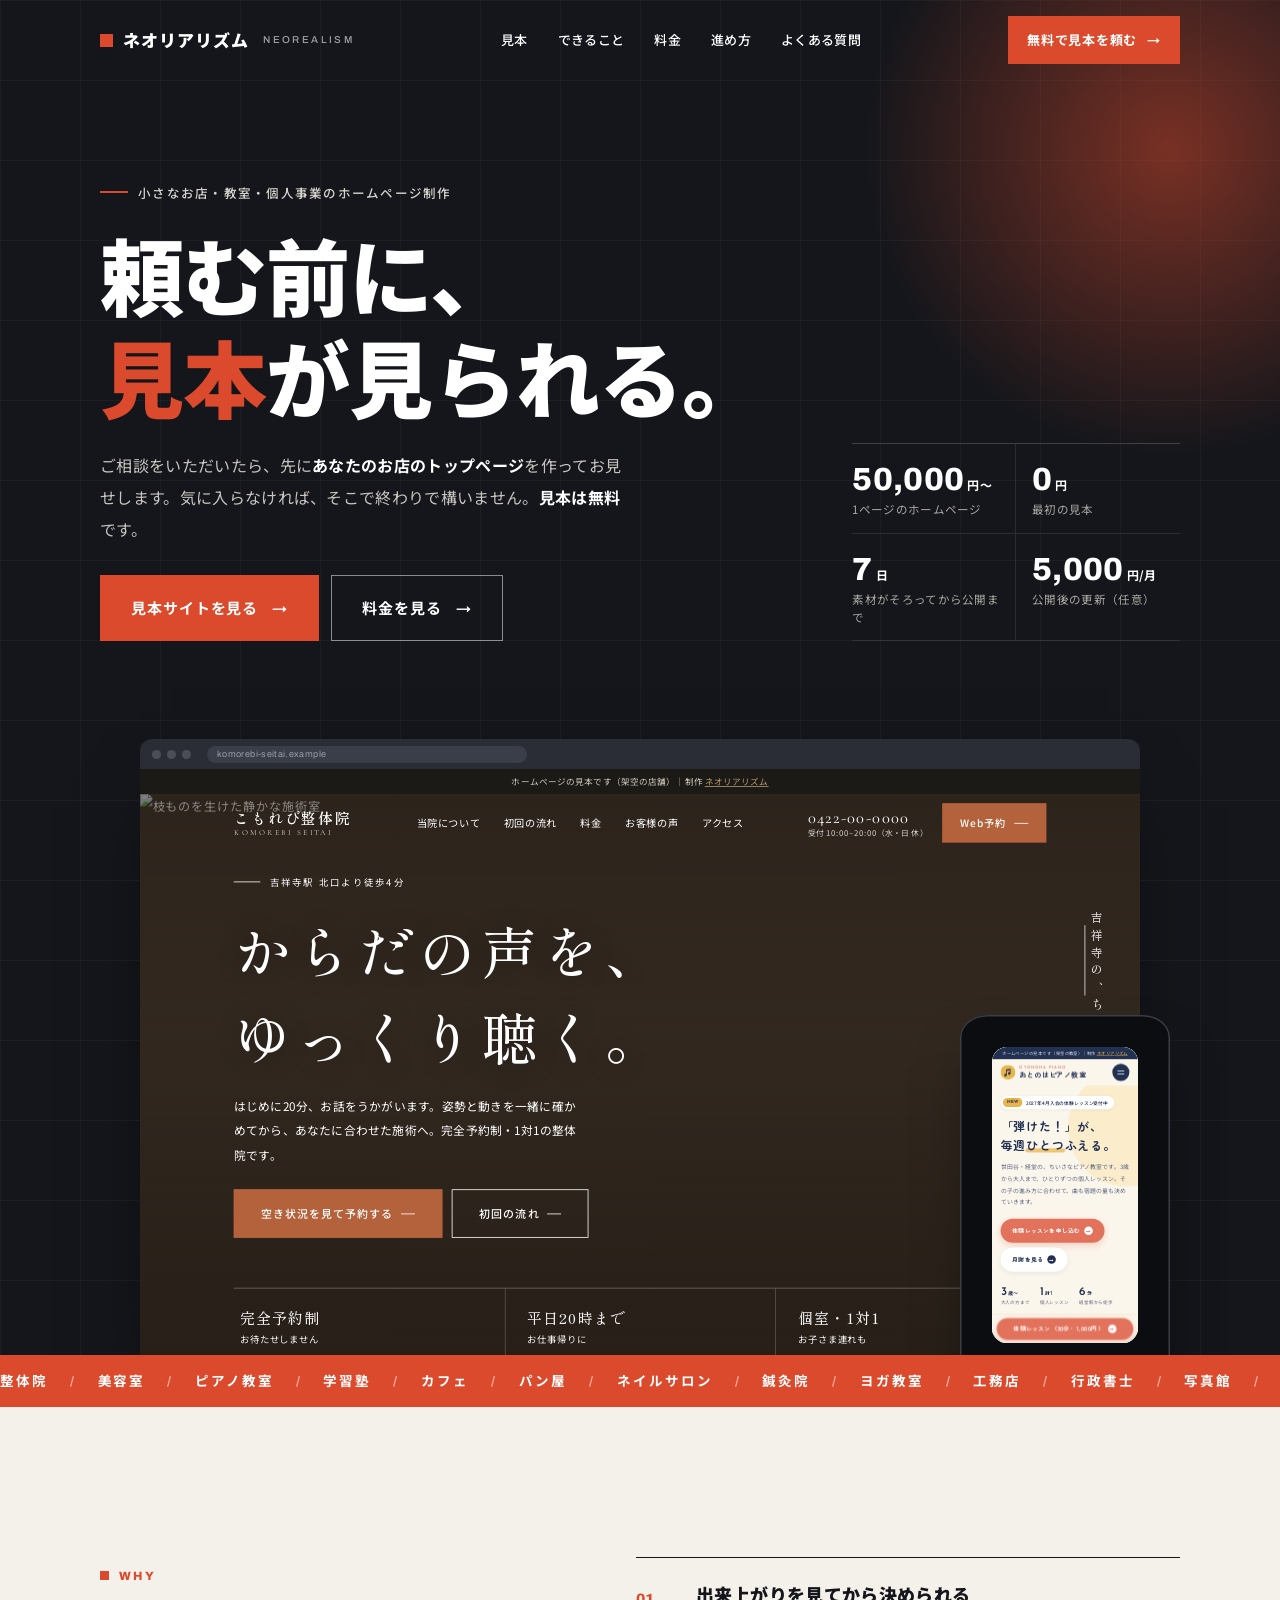
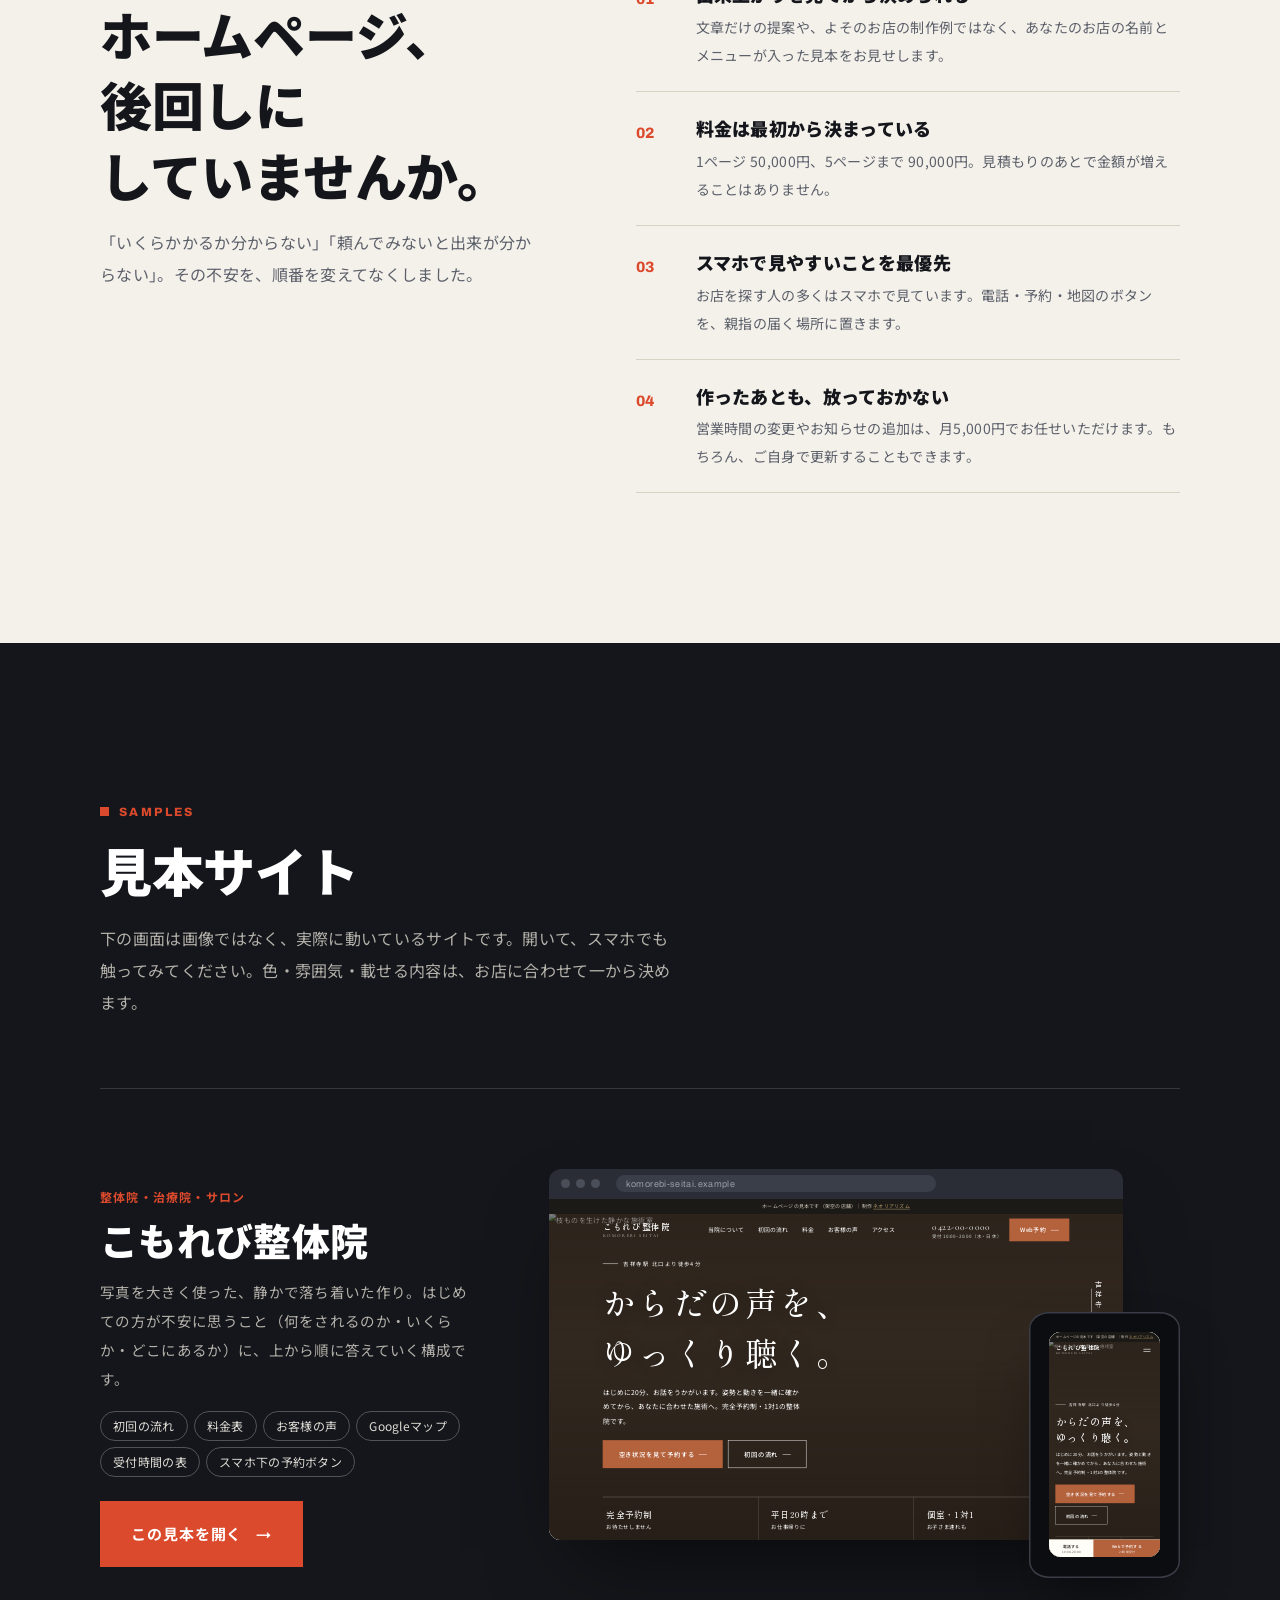
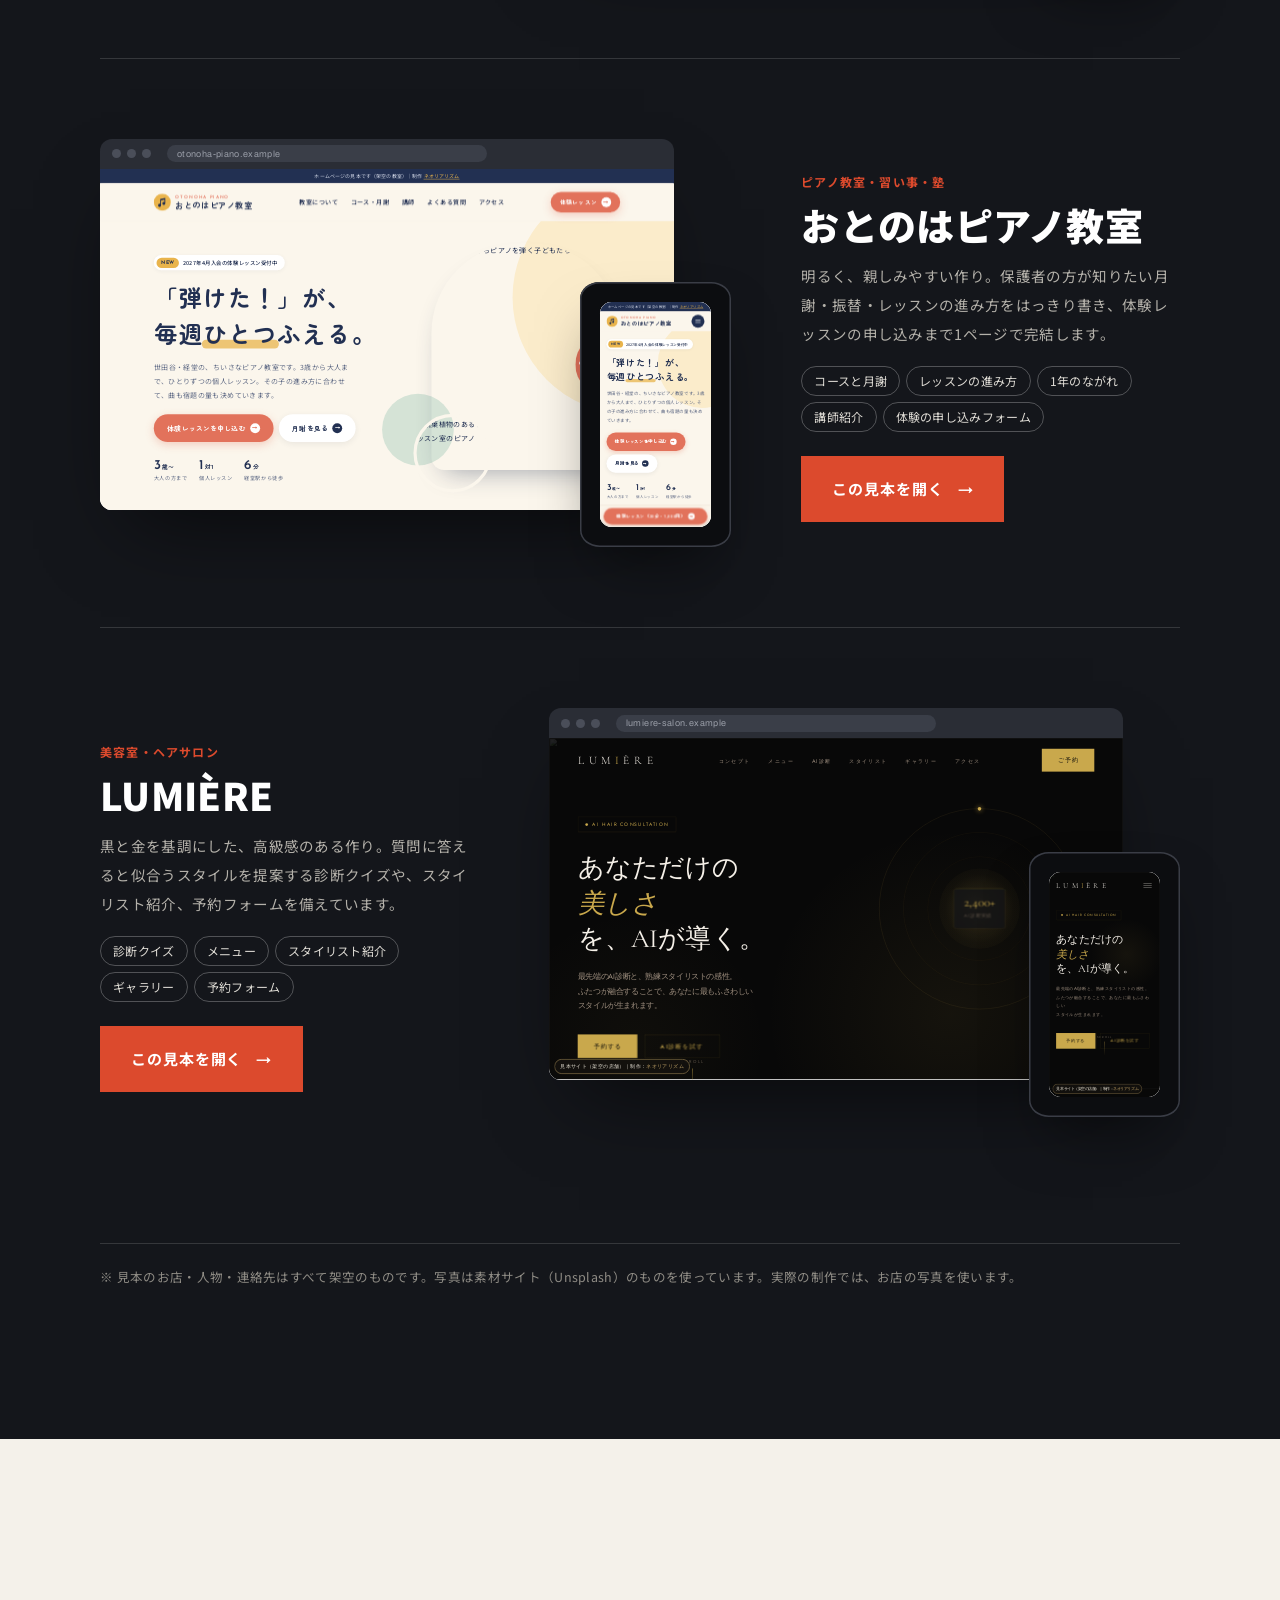
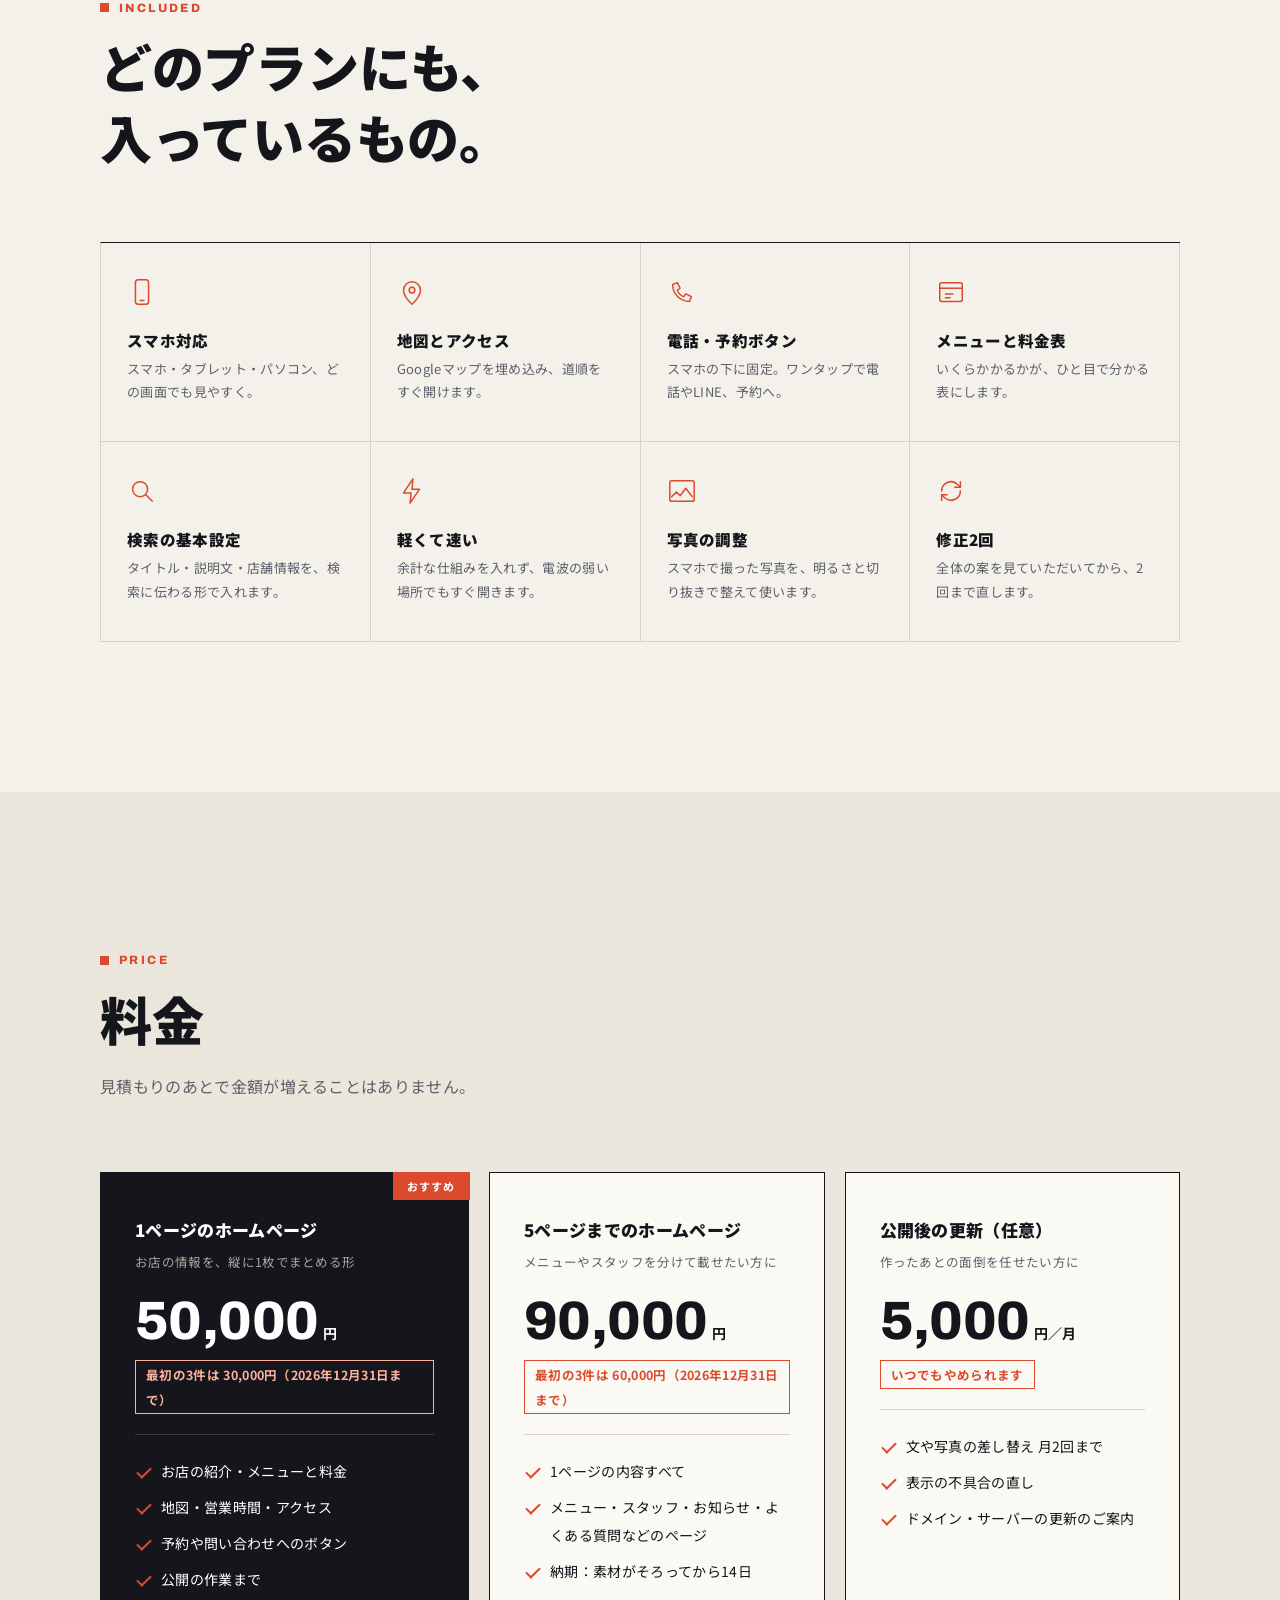
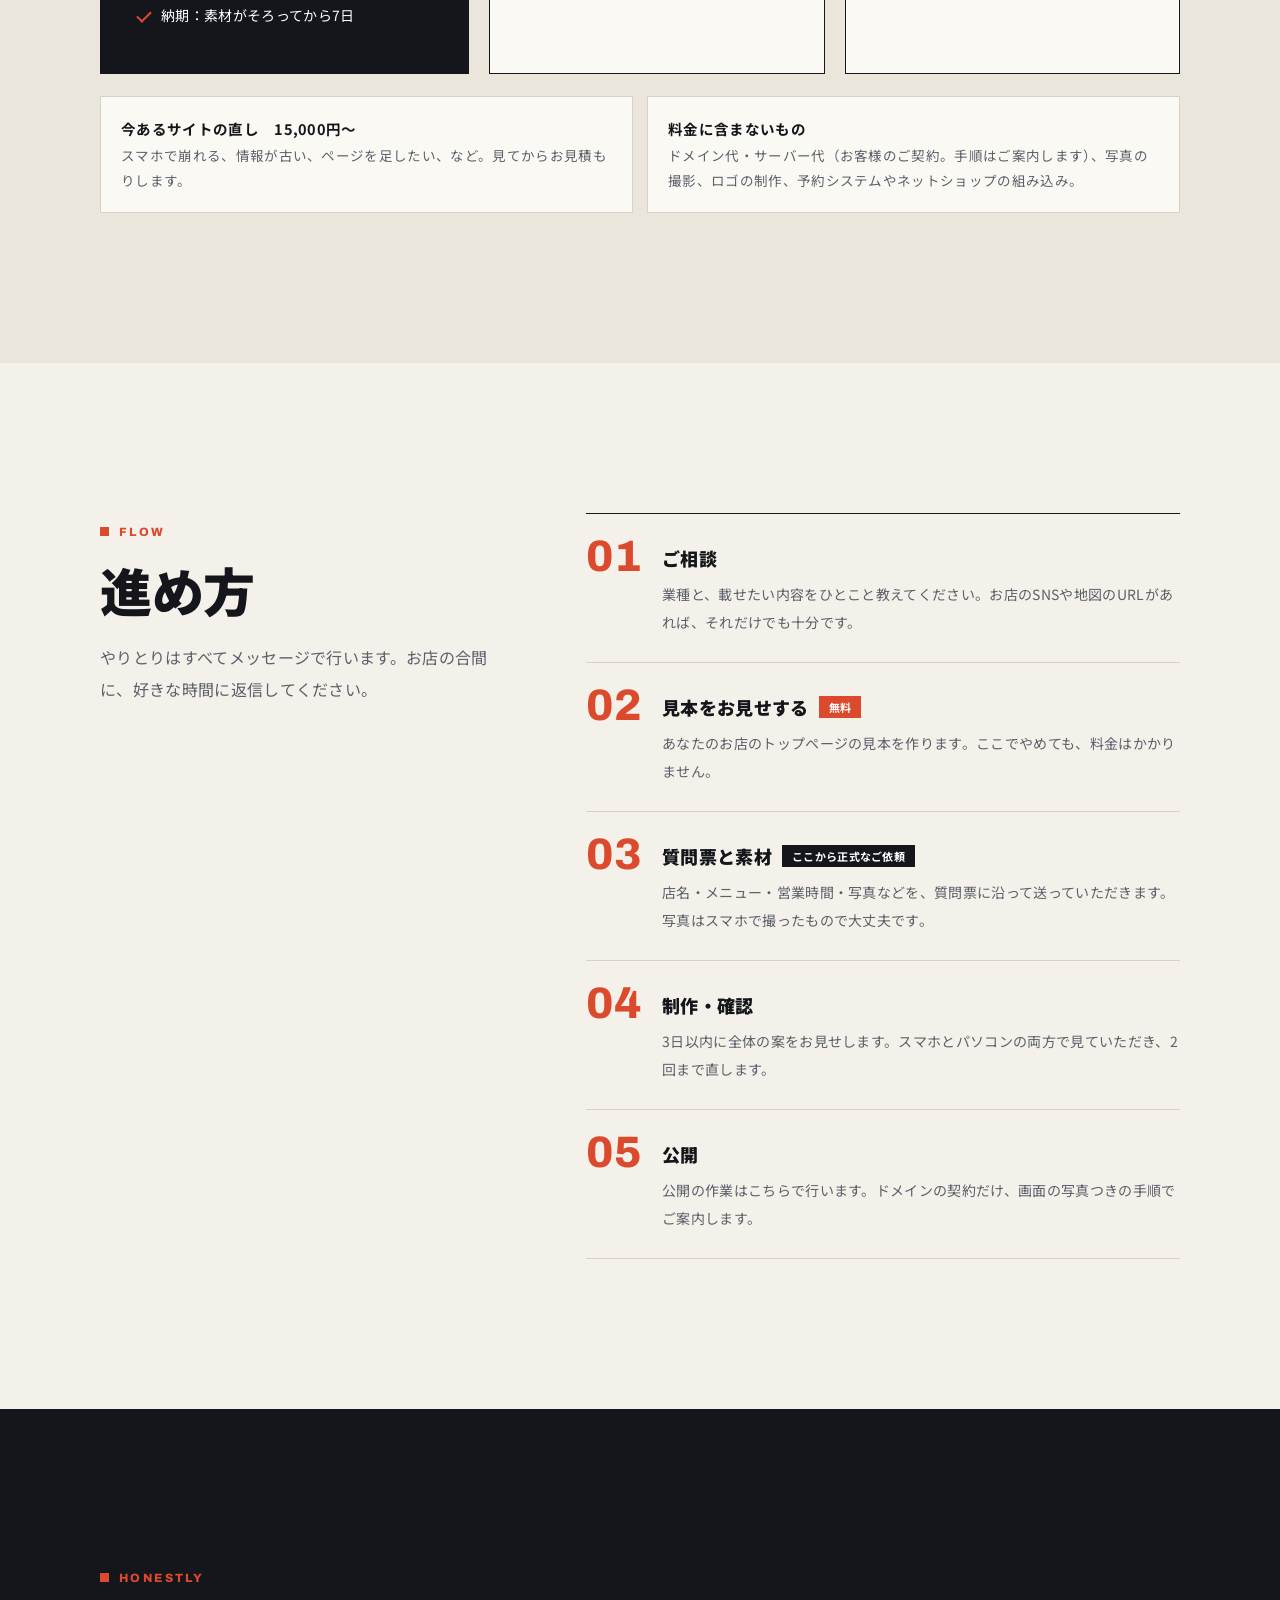
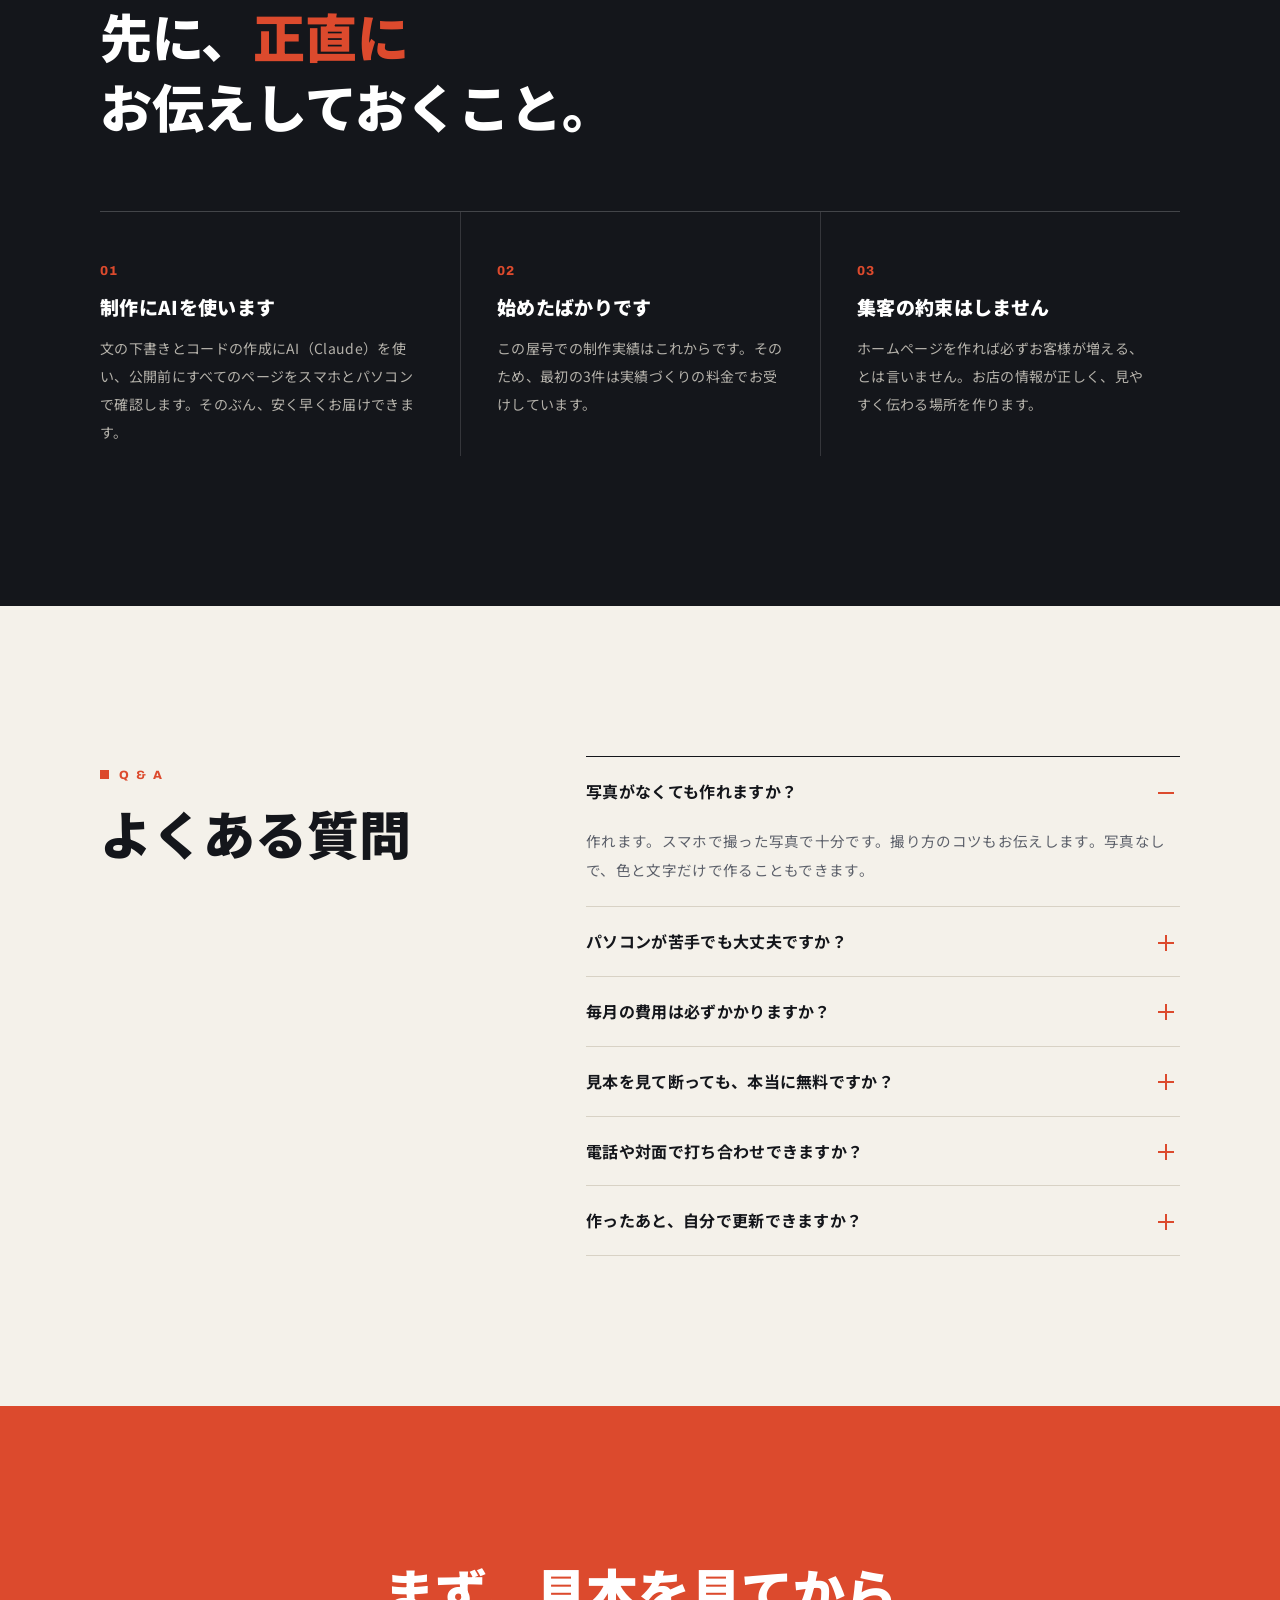
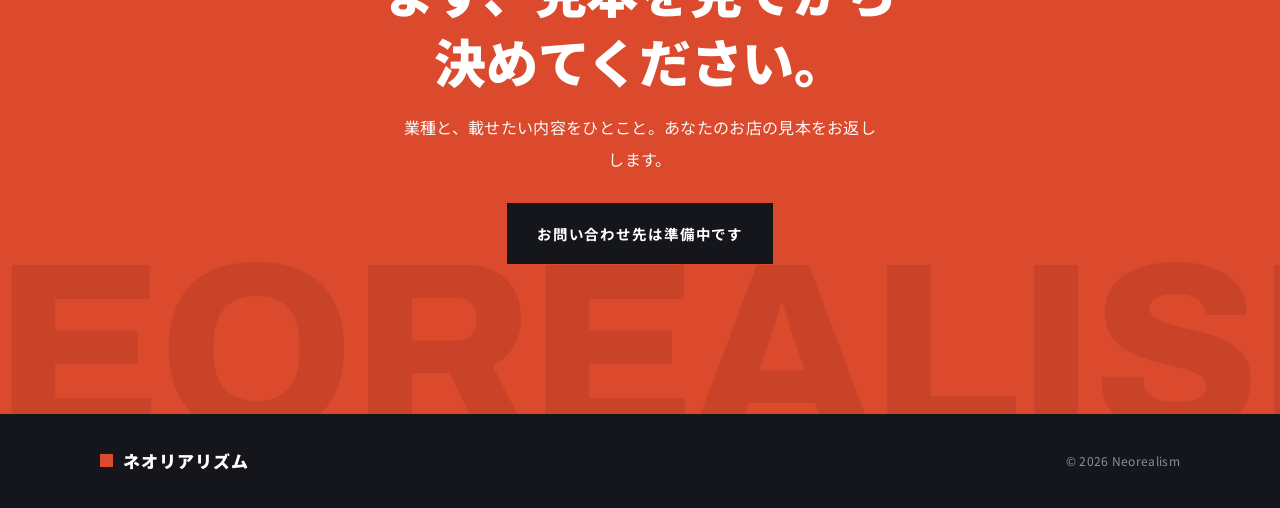
<file: index.html>
<!doctype html>
<html lang="ja">
<head>
<meta charset="utf-8">
<meta name="viewport" content="width=device-width, initial-scale=1, viewport-fit=cover">
<meta name="robots" content="noindex, nofollow">
<title>ネオリアリズム｜小さなお店のホームページ制作</title>
<meta name="description" content="小さなお店・教室・個人事業のホームページを作ります。ご依頼の前に、あなたのお店の見本を無料でお見せします。1ページ 50,000円から。">
<script>document.documentElement.classList.add('js')</script>
<link rel="preconnect" href="https://fonts.googleapis.com">
<link rel="preconnect" href="https://fonts.gstatic.com" crossorigin>
<link href="https://fonts.googleapis.com/css2?family=Archivo:wght@500;700;800&family=Noto+Sans+JP:wght@400;500;700;900&display=swap" rel="stylesheet">
<style>
:root{--paper:#f4f1ea;--paper2:#ebe6db;--card:#fbf9f4;--ink:#14161b;--ink2:#1e2128;--sub:#5c606a;--line:#d8d2c5;--red:#dc4a2d;--en:"Archivo",sans-serif}
*{box-sizing:border-box}
html{scroll-behavior:smooth;-webkit-text-size-adjust:100%;overflow-x:clip}
body{margin:0;background:var(--paper);color:var(--ink);font-family:"Noto Sans JP",system-ui,sans-serif;font-size:15px;line-height:2;letter-spacing:.02em;overflow-x:clip}
img{max-width:100%;display:block}
a{color:inherit;text-decoration:none}
h1,h2,h3,p{margin:0}
.wrap{max-width:1160px;margin:0 auto;padding:0 22px}
.en{font-family:var(--en)}
.js .rv{opacity:0;transform:translateY(30px);transition:opacity .9s ease,transform .9s cubic-bezier(.2,.7,.2,1)}
.js .rv.in{opacity:1;transform:none}
.js .rv.d1{transition-delay:.12s}.js .rv.d2{transition-delay:.24s}.js .rv.d3{transition-delay:.36s}

/* header */
header{position:fixed;top:0;left:0;right:0;z-index:50;color:#fff;transition:background .35s,color .35s,box-shadow .35s}
header.solid{background:rgba(244,241,234,.95);backdrop-filter:blur(10px);color:var(--ink);box-shadow:0 1px 0 var(--line)}
.head{display:flex;justify-content:space-between;align-items:center;height:64px}
.logo{display:flex;align-items:center;gap:10px;font-weight:900;font-size:17px;letter-spacing:.06em}
.logo i{width:13px;height:13px;background:var(--red);display:block}
.logo small{font-family:var(--en);font-weight:500;font-size:10px;letter-spacing:.24em;opacity:.6;margin-left:4px;display:none}
.gnav{display:none;gap:30px;font-size:13px;font-weight:500}
.gnav a{position:relative}
.gnav a::after{content:"";position:absolute;left:0;right:0;bottom:-6px;height:2px;background:var(--red);transform:scaleX(0);transform-origin:left;transition:transform .3s}
.gnav a:hover::after{transform:scaleX(1)}
.btn{display:inline-flex;align-items:center;justify-content:center;gap:14px;background:var(--red);color:#fff;font-weight:700;padding:17px 30px;font-size:15px;letter-spacing:.06em;border:1.5px solid var(--red);transition:background .25s,color .25s,border-color .25s;cursor:pointer}
.btn::after{content:"→";font-family:var(--en);transition:transform .25s}
.btn:hover::after{transform:translateX(6px)}
.btn:hover{background:#c23c22;border-color:#c23c22}
.btn.ghost{background:transparent;border-color:rgba(255,255,255,.5);color:#fff}
.btn.ghost:hover{background:#fff;color:var(--ink);border-color:#fff}
.btn.dark{background:var(--ink);border-color:var(--ink)}
.btn.dark:hover{background:var(--red);border-color:var(--red)}
.btn.sm{padding:8px 13px;font-size:12px;gap:8px}

/* hero */
.hero{background:var(--ink);color:#fff;position:relative;overflow:hidden;padding:110px 0 0}
.hero::before{content:"";position:absolute;inset:0;background:
  linear-gradient(rgba(255,255,255,.035) 1px,transparent 1px) 0 0/100% 80px,
  linear-gradient(90deg,rgba(255,255,255,.035) 1px,transparent 1px) 0 0/80px 100%;pointer-events:none}
.hero::after{content:"";position:absolute;width:700px;height:700px;border-radius:50%;right:-240px;top:-200px;background:radial-gradient(circle,rgba(220,74,45,.5),transparent 62%);pointer-events:none}
.hero .wrap{position:relative;z-index:1}
.kicker{display:inline-flex;align-items:center;gap:10px;font-size:11px;font-weight:500;letter-spacing:.04em;color:#d6d3cc;white-space:nowrap}
.kicker::before{content:"";width:28px;height:2px;background:var(--red)}
.hero h1{font-weight:900;font-size:clamp(36px,10.2vw,84px);line-height:1.22;letter-spacing:-.01em;margin:18px 0 22px}
.hero h1 span{color:var(--red)}
.hero h1 em{font-style:normal;white-space:nowrap}
.hero .lead{max-width:33em;color:#c8c5be;font-size:15px}
.hero .lead b{color:#fff;font-weight:700}
.cta{display:flex;flex-wrap:wrap;gap:12px;margin-top:30px}
.hero-nums{display:grid;grid-template-columns:1fr 1fr;gap:0;margin-top:44px;border-top:1px solid rgba(255,255,255,.18)}
.hero-nums div{padding:16px 0 14px;font-size:11.5px;color:#a9a69f;line-height:1.6;border-bottom:1px solid rgba(255,255,255,.1)}
.hero-nums div:nth-child(odd){border-right:1px solid rgba(255,255,255,.1);padding-right:10px}
.hero-nums div:nth-child(even){padding-left:16px}
.hero-nums b{white-space:nowrap;display:block;font-family:var(--en);font-weight:800;font-size:30px;color:#fff;line-height:1.25;letter-spacing:.01em}
.hero-nums b small{font-family:"Noto Sans JP";font-size:12px;font-weight:700;margin-left:3px}
.stage{position:relative;margin:54px auto 0;max-width:1000px;padding:0 0 0 0}
.stage .browser{transform:translateY(8px)}
.stage .phone{position:absolute;right:4%;bottom:-10px;width:27%;min-width:104px;z-index:2}

/* device mocks */
.browser{background:#2a2d35;border-radius:12px 12px 0 0;box-shadow:0 40px 80px -30px rgba(0,0,0,.6);overflow:hidden}
.browser.full{border-radius:12px}
.browser .bar{height:30px;display:flex;align-items:center;gap:6px;padding:0 12px}
.browser .bar i{width:9px;height:9px;border-radius:50%;background:#4a4e59}
.browser .bar span{margin-left:10px;flex:1;max-width:320px;height:17px;border-radius:9px;background:#3a3e48;font-family:var(--en);font-size:9px;color:#9b9fa9;display:flex;align-items:center;padding:0 10px;letter-spacing:.04em;overflow:hidden;white-space:nowrap}
.view{position:relative;overflow:hidden;background:#fff}
.view iframe{position:absolute;left:0;top:0;border:0;transform-origin:0 0;pointer-events:none;background:#fff}
.browser .view{aspect-ratio:1280/760}
.phone{background:#0c0d10;border-radius:13% / 6.2%;padding:3.2%;box-shadow:0 30px 60px -20px rgba(0,0,0,.55),0 0 0 1.5px #3a3d46 inset}
.phone .view{aspect-ratio:375/760;border-radius:10.500% / 5.200%}

/* ticker */
.ticker{background:var(--red);color:#fff;overflow:hidden;white-space:nowrap;padding:12px 0;font-weight:700;font-size:13.5px;letter-spacing:.14em;position:relative;z-index:3}
.ticker div{display:inline-block;animation:tk 40s linear infinite}
.ticker span{margin:0 22px;opacity:.55;font-family:var(--en)}
@keyframes tk{to{transform:translateX(-50%)}}

section{padding:88px 0}
.label{display:inline-flex;align-items:center;gap:10px;font-family:var(--en);font-weight:800;font-size:12px;letter-spacing:.2em;color:var(--red)}
.label::before{content:"";width:9px;height:9px;background:var(--red)}
h2{font-weight:900;font-size:clamp(28px,7vw,52px);line-height:1.35;letter-spacing:-.005em;margin:10px 0 16px}
.intro{color:var(--sub);max-width:36em}
.sec-head{margin-bottom:46px}

/* why */
.why-grid{display:grid;gap:36px}
.why-list{list-style:none;margin:0;padding:0;border-top:1.5px solid var(--ink)}
.why-list li{display:grid;grid-template-columns:54px 1fr;gap:6px;padding:22px 0;border-bottom:1px solid var(--line)}
.why-list .n{font-family:var(--en);font-weight:800;font-size:15px;color:var(--red);padding-top:4px}
.why-list h3{font-size:18px;font-weight:900;line-height:1.6;margin-bottom:4px}
.why-list p{color:var(--sub);font-size:14px}

/* samples */
.samples{background:var(--ink);color:#fff}
.samples .intro{color:#b4b1aa}
.sample{display:grid;gap:26px;padding:44px 0;border-top:1px solid rgba(255,255,255,.14)}
.sample:last-child{padding-bottom:0}
.s-vis{position:relative;display:block}
.s-vis .browser{display:none}
.s-vis .phone{width:62%;max-width:270px;margin:0 auto}
.s-vis .tagline{position:absolute;left:0;top:10px;writing-mode:vertical-rl;font-family:var(--en);font-weight:700;font-size:11px;letter-spacing:.3em;color:#6f737e}
.s-kind{font-size:12px;font-weight:700;color:var(--red);letter-spacing:.1em}
.s-body h3{font-size:clamp(26px,6vw,38px);font-weight:900;line-height:1.4;margin:2px 0 10px}
.s-body p{color:#b4b1aa;font-size:14.5px}
.s-tags{display:flex;flex-wrap:wrap;gap:6px;margin:18px 0 24px;padding:0;list-style:none}
.s-tags li{font-size:12px;border:1px solid rgba(255,255,255,.26);padding:2px 12px;border-radius:999px;color:#dedbd4}
.samples .note{margin-top:46px;font-size:12.5px;color:#8f8c85;border-top:1px solid rgba(255,255,255,.14);padding-top:20px}

/* includes */
.inc-grid{display:grid;grid-template-columns:1fr 1fr;gap:0;border-top:1.5px solid var(--ink);border-left:1px solid var(--line)}
.inc{padding:24px 16px 26px;border-right:1px solid var(--line);border-bottom:1px solid var(--line);transition:background .3s}
.inc:hover{background:var(--card)}
.inc svg{width:30px;height:30px;stroke:var(--red);fill:none;stroke-width:1.600;stroke-linecap:round;stroke-linejoin:round;margin-bottom:12px}
.inc h3{font-size:15.5px;font-weight:900;line-height:1.6}
.inc p{font-size:13px;color:var(--sub);line-height:1.8;margin-top:4px}

/* price */
.price{background:var(--paper2)}
.plans{display:grid;gap:16px}
.plan{background:var(--card);border:1.5px solid var(--ink);padding:30px 24px;display:flex;flex-direction:column;position:relative}
.plan.main{background:var(--ink);color:#fff}
.plan .pop{position:absolute;right:-1.5px;top:-1.5px;background:var(--red);color:#fff;font-size:11px;font-weight:700;padding:3px 14px;letter-spacing:.1em}
.plan h3{font-size:17px;font-weight:900}
.plan .for{font-size:12.5px;color:var(--sub);margin-top:2px}
.plan.main .for{color:#a9a69f}
.plan .yen{font-family:var(--en);font-weight:800;font-size:54px;line-height:1.15;margin:16px 0 0;letter-spacing:-.01em}
.plan .yen small{font-family:"Noto Sans JP";font-size:14px;font-weight:700;margin-left:4px;letter-spacing:.02em}
.plan .first{display:inline-block;align-self:flex-start;font-size:12.5px;font-weight:700;color:var(--red);border:1px solid var(--red);padding:1px 10px;margin:8px 0 20px}
.plan.main .first{color:#ffb19f;border-color:#ffb19f}
.plan ul{list-style:none;margin:0;padding:18px 0 0;border-top:1px solid var(--line);font-size:14px;flex:1}
.plan.main ul{border-color:#383b44}
.plan li{position:relative;padding:4px 0 4px 26px}
.plan li::before{content:"";position:absolute;left:2px;top:14px;width:12px;height:6px;border-left:2px solid var(--red);border-bottom:2px solid var(--red);transform:rotate(-45deg)}
.extra{display:grid;gap:14px;margin-top:22px}
.extra div{background:var(--card);border:1px solid var(--line);padding:18px 20px;font-size:13.5px;color:var(--sub);line-height:1.9}
.extra b{display:block;color:var(--ink);font-size:14.5px}

/* flow */
.steps{list-style:none;margin:0;padding:0;counter-reset:n;display:grid;gap:0;border-top:1.5px solid var(--ink)}
.steps li{counter-increment:n;padding:26px 0 26px 76px;position:relative;border-bottom:1px solid var(--line)}
.steps li::before{content:counter(n,decimal-leading-zero);position:absolute;left:0;top:20px;font-family:var(--en);font-weight:800;font-size:44px;line-height:1;color:var(--red)}
.steps h3{font-size:18px;font-weight:900;display:flex;flex-wrap:wrap;gap:10px;align-items:center}
.steps h3 span{font-size:11px;font-weight:700;background:var(--ink);color:#fff;padding:0 10px;line-height:2}
.steps h3 span.free{background:var(--red)}
.steps p{font-size:14px;color:var(--sub);margin-top:4px}

/* honest */
.honest{background:var(--ink);color:#fff}
.honest h2 span{color:var(--red)}
.h-grid{display:grid;gap:0;border-top:1px solid rgba(255,255,255,.2)}
.h{padding:28px 0;border-bottom:1px solid rgba(255,255,255,.14)}
.h .n{font-family:var(--en);font-weight:800;font-size:13px;color:var(--red);letter-spacing:.1em}
.h h3{font-size:19px;font-weight:900;margin:4px 0 8px}
.h p{font-size:14px;color:#b4b1aa}

/* faq */
.faq-grid{display:grid;gap:10px}
details{border-bottom:1px solid var(--line)}
details:first-of-type{border-top:1.5px solid var(--ink)}
summary{cursor:pointer;font-weight:700;font-size:16px;line-height:1.8;padding:20px 40px 20px 0;list-style:none;position:relative}
summary::-webkit-details-marker{display:none}
summary::before,summary::after{content:"";position:absolute;right:6px;top:50%;width:16px;height:2px;background:var(--red);transition:transform .3s}
summary::after{transform:rotate(90deg)}
details[open] summary::after{transform:rotate(0)}
details p{padding:0 0 22px;color:var(--sub);font-size:14.5px;max-width:44em}

/* contact */
.contact{background:var(--red);color:#fff;text-align:center;position:relative;overflow:hidden}
.contact::before{content:"NEOREALISM";position:absolute;left:50%;bottom:-.24em;transform:translateX(-50%);font-family:var(--en);font-weight:800;font-size:clamp(70px,19vw,250px);line-height:1;color:rgba(0,0,0,.09);white-space:nowrap;letter-spacing:-.02em}
.contact .wrap{position:relative}
.contact h2{margin:0 0 14px}
.contact p{max-width:30em;margin:0 auto;opacity:.95}
.pending{display:inline-block;margin-top:28px;background:var(--ink);color:#fff;font-weight:700;padding:16px 30px;font-size:14.5px;letter-spacing:.06em}
footer{background:var(--ink);color:#8d9099;font-size:12px;padding:30px 0}
footer .wrap{display:flex;flex-wrap:wrap;gap:8px 24px;justify-content:space-between;align-items:center}
footer .logo{color:#fff}

@media (min-width:900px){
  body{font-size:16px}
  .wrap{padding:0 40px}
  .head{height:80px}
  .logo small{display:inline}
  .btn.sm{padding:10px 18px;font-size:13px;gap:10px}
  .gnav{display:flex}
  .hero{padding:170px 0 0}
  .hero-top{display:grid;grid-template-columns:1.5fr .7fr;gap:50px;align-items:end}
  .hero .lead{font-size:16px}
  .kicker{font-size:12.5px;letter-spacing:.1em}
  .hero-nums{margin-top:0;grid-template-columns:1fr 1fr}
  .hero-nums b{font-size:32px}
  .stage{margin-top:90px}
  .stage .phone{width:21%;right:-3%;bottom:-20px}
  section{padding:150px 0}
  .sec-head{margin-bottom:70px}
  .why-grid{grid-template-columns:.9fr 1.1fr;gap:90px;align-items:start}
  .why-grid .sec-head{position:sticky;top:120px}
  .sample{grid-template-columns:1.25fr .75fr;gap:70px;align-items:center;padding:80px 0}
  .sample:nth-child(even) .s-vis{order:2}
  .sample:nth-child(even){grid-template-columns:.75fr 1.25fr}
  .s-vis{padding:0 9% 6% 0}
  .s-vis .browser{display:block}
  .s-vis .phone{position:absolute;right:0;bottom:0;width:24%;margin:0}
  .s-vis .tagline{display:none}
  .inc-grid{grid-template-columns:repeat(4,1fr)}
  .inc{padding:34px 26px 38px}
  .plans{grid-template-columns:1.1fr 1fr 1fr;gap:20px;align-items:stretch}
  .plan{padding:40px 34px}
  .extra{grid-template-columns:1fr 1fr}
  .flow-grid{display:grid;grid-template-columns:.8fr 1.2fr;gap:90px;align-items:start}
  .flow-grid .sec-head{position:sticky;top:120px}
  .h-grid{grid-template-columns:repeat(3,1fr)}
  .h{padding:40px 36px 10px 0}
  .h+.h{padding-left:36px;border-left:1px solid rgba(255,255,255,.14)}
  .h{border-bottom:0}
  .faq-wrap{display:grid;grid-template-columns:.8fr 1.2fr;gap:90px;align-items:start}
}
</style>
</head>
<body>
<header id="hd">
  <div class="wrap head">
    <a class="logo" href="#top"><i></i>ネオリアリズム<small>NEOREALISM</small></a>
    <nav class="gnav"><a href="#samples">見本</a><a href="#include">できること</a><a href="#price">料金</a><a href="#flow">進め方</a><a href="#faq">よくある質問</a></nav>
    <a class="btn sm" href="#contact">無料で見本を頼む</a>
  </div>
</header>

<main id="top">
<section class="hero">
  <div class="wrap">
    <div class="hero-top">
      <div>
        <span class="kicker rv in">小さなお店・教室・個人事業のホームページ制作</span>
        <h1 class="rv in">頼む前に、<br><em><span>見本</span>が見られる。</em></h1>
        <p class="lead rv in d1">ご相談をいただいたら、先に<b>あなたのお店のトップページ</b>を作ってお見せします。気に入らなければ、そこで終わりで構いません。<b>見本は無料</b>です。</p>
        <div class="cta rv in d2">
          <a class="btn" href="#samples">見本サイトを見る</a>
          <a class="btn ghost" href="#price">料金を見る</a>
        </div>
      </div>
      <div class="hero-nums rv in d2">
        <div><b class="en">50,000<small>円〜</small></b>1ページのホームページ</div>
        <div><b class="en">0<small>円</small></b>最初の見本</div>
        <div><b class="en">7<small>日</small></b>素材がそろってから公開まで</div>
        <div><b class="en">5,000<small>円/月</small></b>公開後の更新（任意）</div>
      </div>
    </div>
    <div class="stage rv in d3">
      <div class="browser"><div class="bar"><i></i><i></i><i></i><span>komorebi-seitai.example</span></div><div class="view" data-w="1280"><iframe src="demo/seitai/index.html" title="整体院の見本" tabindex="-1" scrolling="no"></iframe></div></div>
      <div class="phone"><div class="view" data-w="375"><iframe src="demo/piano/index.html" title="ピアノ教室の見本" tabindex="-1" scrolling="no"></iframe></div></div>
    </div>
  </div>
</section>

<div class="ticker" aria-hidden="true"><div>整体院<span>/</span>美容室<span>/</span>ピアノ教室<span>/</span>学習塾<span>/</span>カフェ<span>/</span>パン屋<span>/</span>ネイルサロン<span>/</span>鍼灸院<span>/</span>ヨガ教室<span>/</span>工務店<span>/</span>行政書士<span>/</span>写真館<span>/</span>整体院<span>/</span>美容室<span>/</span>ピアノ教室<span>/</span>学習塾<span>/</span>カフェ<span>/</span>パン屋<span>/</span>ネイルサロン<span>/</span>鍼灸院<span>/</span>ヨガ教室<span>/</span>工務店<span>/</span>行政書士<span>/</span>写真館<span>/</span></div></div>

<section>
  <div class="wrap why-grid">
    <div class="sec-head rv">
      <span class="label">WHY</span>
      <h2>ホームページ、<br>後回しに<br>していませんか。</h2>
      <p class="intro">「いくらかかるか分からない」「頼んでみないと出来が分からない」。その不安を、順番を変えてなくしました。</p>
    </div>
    <ul class="why-list rv d1">
      <li><span class="n">01</span><div><h3>出来上がりを見てから決められる</h3><p>文章だけの提案や、よそのお店の制作例ではなく、あなたのお店の名前とメニューが入った見本をお見せします。</p></div></li>
      <li><span class="n">02</span><div><h3>料金は最初から決まっている</h3><p>1ページ 50,000円、5ページまで 90,000円。見積もりのあとで金額が増えることはありません。</p></div></li>
      <li><span class="n">03</span><div><h3>スマホで見やすいことを最優先</h3><p>お店を探す人の多くはスマホで見ています。電話・予約・地図のボタンを、親指の届く場所に置きます。</p></div></li>
      <li><span class="n">04</span><div><h3>作ったあとも、放っておかない</h3><p>営業時間の変更やお知らせの追加は、月5,000円でお任せいただけます。もちろん、ご自身で更新することもできます。</p></div></li>
    </ul>
  </div>
</section>

<section id="samples" class="samples">
  <div class="wrap">
    <div class="sec-head rv">
      <span class="label">SAMPLES</span>
      <h2>見本サイト</h2>
      <p class="intro">下の画面は画像ではなく、実際に動いているサイトです。開いて、スマホでも触ってみてください。色・雰囲気・載せる内容は、お店に合わせて一から決めます。</p>
    </div>

    <article class="sample">
      <a class="s-vis rv" href="demo/seitai/index.html">
        <span class="tagline">CLINIC</span>
        <div class="browser full"><div class="bar"><i></i><i></i><i></i><span>komorebi-seitai.example</span></div><div class="view" data-w="1280"><iframe loading="lazy" src="demo/seitai/index.html" title="整体院の見本（PC）" tabindex="-1" scrolling="no"></iframe></div></div>
        <div class="phone"><div class="view" data-w="375"><iframe loading="lazy" src="demo/seitai/index.html" title="整体院の見本（スマホ）" tabindex="-1" scrolling="no"></iframe></div></div>
      </a>
      <div class="s-body rv d1">
        <span class="s-kind">整体院・治療院・サロン</span>
        <h3>こもれび整体院</h3>
        <p>写真を大きく使った、静かで落ち着いた作り。はじめての方が不安に思うこと（何をされるのか・いくらか・どこにあるか）に、上から順に答えていく構成です。</p>
        <ul class="s-tags"><li>初回の流れ</li><li>料金表</li><li>お客様の声</li><li>Googleマップ</li><li>受付時間の表</li><li>スマホ下の予約ボタン</li></ul>
        <a class="btn" href="demo/seitai/index.html">この見本を開く</a>
      </div>
    </article>

    <article class="sample">
      <a class="s-vis rv" href="demo/piano/index.html">
        <span class="tagline">SCHOOL</span>
        <div class="browser full"><div class="bar"><i></i><i></i><i></i><span>otonoha-piano.example</span></div><div class="view" data-w="1280"><iframe loading="lazy" src="demo/piano/index.html" title="ピアノ教室の見本（PC）" tabindex="-1" scrolling="no"></iframe></div></div>
        <div class="phone"><div class="view" data-w="375"><iframe loading="lazy" src="demo/piano/index.html" title="ピアノ教室の見本（スマホ）" tabindex="-1" scrolling="no"></iframe></div></div>
      </a>
      <div class="s-body rv d1">
        <span class="s-kind">ピアノ教室・習い事・塾</span>
        <h3>おとのはピアノ教室</h3>
        <p>明るく、親しみやすい作り。保護者の方が知りたい月謝・振替・レッスンの進み方をはっきり書き、体験レッスンの申し込みまで1ページで完結します。</p>
        <ul class="s-tags"><li>コースと月謝</li><li>レッスンの進み方</li><li>1年のながれ</li><li>講師紹介</li><li>体験の申し込みフォーム</li></ul>
        <a class="btn" href="demo/piano/index.html">この見本を開く</a>
      </div>
    </article>

    <article class="sample">
      <a class="s-vis rv" href="demo/salon/index.html">
        <span class="tagline">SALON</span>
        <div class="browser full"><div class="bar"><i></i><i></i><i></i><span>lumiere-salon.example</span></div><div class="view" data-w="1280"><iframe loading="lazy" src="demo/salon/index.html" title="美容室の見本（PC）" tabindex="-1" scrolling="no"></iframe></div></div>
        <div class="phone"><div class="view" data-w="375"><iframe loading="lazy" src="demo/salon/index.html" title="美容室の見本（スマホ）" tabindex="-1" scrolling="no"></iframe></div></div>
      </a>
      <div class="s-body rv d1">
        <span class="s-kind">美容室・ヘアサロン</span>
        <h3>LUMIÈRE</h3>
        <p>黒と金を基調にした、高級感のある作り。質問に答えると似合うスタイルを提案する診断クイズや、スタイリスト紹介、予約フォームを備えています。</p>
        <ul class="s-tags"><li>診断クイズ</li><li>メニュー</li><li>スタイリスト紹介</li><li>ギャラリー</li><li>予約フォーム</li></ul>
        <a class="btn" href="demo/salon/index.html">この見本を開く</a>
      </div>
    </article>

    <p class="note">※ 見本のお店・人物・連絡先はすべて架空のものです。写真は素材サイト（Unsplash）のものを使っています。実際の制作では、お店の写真を使います。</p>
  </div>
</section>

<section id="include">
  <div class="wrap">
    <div class="sec-head rv">
      <span class="label">INCLUDED</span>
      <h2>どのプランにも、<br>入っているもの。</h2>
    </div>
    <div class="inc-grid rv d1">
      <div class="inc"><svg viewBox="0 0 32 32"><rect x="9" y="3" width="14" height="26" rx="3"/><path d="M14 25h4"/></svg><h3>スマホ対応</h3><p>スマホ・タブレット・パソコン、どの画面でも見やすく。</p></div>
      <div class="inc"><svg viewBox="0 0 32 32"><path d="M16 29s9-8.500 9-15a9 9 0 1 0-18 0c0 6.500 9 15 9 15z"/><circle cx="16" cy="14" r="3"/></svg><h3>地図とアクセス</h3><p>Googleマップを埋め込み、道順をすぐ開けます。</p></div>
      <div class="inc"><svg viewBox="0 0 32 32"><path d="M6 8c0 10 8 18 18 18l2-5-6-3-2 3c-3-1-6-4-7-7l3-2-3-6z"/></svg><h3>電話・予約ボタン</h3><p>スマホの下に固定。ワンタップで電話やLINE、予約へ。</p></div>
      <div class="inc"><svg viewBox="0 0 32 32"><rect x="4" y="6" width="24" height="20" rx="2"/><path d="M4 12h24M10 18h8M10 22h5"/></svg><h3>メニューと料金表</h3><p>いくらかかるかが、ひと目で分かる表にします。</p></div>
      <div class="inc"><svg viewBox="0 0 32 32"><circle cx="14" cy="14" r="8"/><path d="M20 20l7 7"/></svg><h3>検索の基本設定</h3><p>タイトル・説明文・店舗情報を、検索に伝わる形で入れます。</p></div>
      <div class="inc"><svg viewBox="0 0 32 32"><path d="M17 3L7 18h8l-1 11 10-15h-8z"/></svg><h3>軽くて速い</h3><p>余計な仕組みを入れず、電波の弱い場所でもすぐ開きます。</p></div>
      <div class="inc"><svg viewBox="0 0 32 32"><path d="M5 22l5-5 4 4 6-8 7 9"/><rect x="3" y="5" width="26" height="22" rx="2"/></svg><h3>写真の調整</h3><p>スマホで撮った写真を、明るさと切り抜きで整えて使います。</p></div>
      <div class="inc"><svg viewBox="0 0 32 32"><path d="M6 16a10 10 0 0 1 17-7l3 3M26 16a10 10 0 0 1-17 7l-3-3"/><path d="M26 6v6h-6M6 26v-6h6"/></svg><h3>修正2回</h3><p>全体の案を見ていただいてから、2回まで直します。</p></div>
    </div>
  </div>
</section>

<section id="price" class="price">
  <div class="wrap">
    <div class="sec-head rv">
      <span class="label">PRICE</span>
      <h2>料金</h2>
      <p class="intro">見積もりのあとで金額が増えることはありません。</p>
    </div>
    <div class="plans">
      <div class="plan main rv">
        <span class="pop">おすすめ</span>
        <h3>1ページのホームページ</h3>
        <p class="for">お店の情報を、縦に1枚でまとめる形</p>
        <div class="yen">50,000<small>円</small></div>
        <span class="first">最初の3件は 30,000円（2026年12月31日まで）</span>
        <ul><li>お店の紹介・メニューと料金</li><li>地図・営業時間・アクセス</li><li>予約や問い合わせへのボタン</li><li>公開の作業まで</li><li>納期：素材がそろってから7日</li></ul>
      </div>
      <div class="plan rv d1">
        <h3>5ページまでのホームページ</h3>
        <p class="for">メニューやスタッフを分けて載せたい方に</p>
        <div class="yen">90,000<small>円</small></div>
        <span class="first">最初の3件は 60,000円（2026年12月31日まで）</span>
        <ul><li>1ページの内容すべて</li><li>メニュー・スタッフ・お知らせ・よくある質問などのページ</li><li>納期：素材がそろってから14日</li></ul>
      </div>
      <div class="plan rv d2">
        <h3>公開後の更新（任意）</h3>
        <p class="for">作ったあとの面倒を任せたい方に</p>
        <div class="yen">5,000<small>円／月</small></div>
        <span class="first">いつでもやめられます</span>
        <ul><li>文や写真の差し替え 月2回まで</li><li>表示の不具合の直し</li><li>ドメイン・サーバーの更新のご案内</li></ul>
      </div>
    </div>
    <div class="extra rv">
      <div><b>今あるサイトの直し　15,000円〜</b>スマホで崩れる、情報が古い、ページを足したい、など。見てからお見積もりします。</div>
      <div><b>料金に含まないもの</b>ドメイン代・サーバー代（お客様のご契約。手順はご案内します）、写真の撮影、ロゴの制作、予約システムやネットショップの組み込み。</div>
    </div>
  </div>
</section>

<section id="flow">
  <div class="wrap flow-grid">
    <div class="sec-head rv">
      <span class="label">FLOW</span>
      <h2>進め方</h2>
      <p class="intro">やりとりはすべてメッセージで行います。お店の合間に、好きな時間に返信してください。</p>
    </div>
    <ol class="steps rv d1">
      <li><h3>ご相談</h3><p>業種と、載せたい内容をひとこと教えてください。お店のSNSや地図のURLがあれば、それだけでも十分です。</p></li>
      <li><h3>見本をお見せする<span class="free">無料</span></h3><p>あなたのお店のトップページの見本を作ります。ここでやめても、料金はかかりません。</p></li>
      <li><h3>質問票と素材<span>ここから正式なご依頼</span></h3><p>店名・メニュー・営業時間・写真などを、質問票に沿って送っていただきます。写真はスマホで撮ったもので大丈夫です。</p></li>
      <li><h3>制作・確認</h3><p>3日以内に全体の案をお見せします。スマホとパソコンの両方で見ていただき、2回まで直します。</p></li>
      <li><h3>公開</h3><p>公開の作業はこちらで行います。ドメインの契約だけ、画面の写真つきの手順でご案内します。</p></li>
    </ol>
  </div>
</section>

<section class="honest">
  <div class="wrap">
    <div class="sec-head rv">
      <span class="label">HONESTLY</span>
      <h2>先に、<span>正直に</span><br>お伝えしておくこと。</h2>
    </div>
    <div class="h-grid">
      <div class="h rv"><span class="n">01</span><h3>制作にAIを使います</h3><p>文の下書きとコードの作成にAI（Claude）を使い、公開前にすべてのページをスマホとパソコンで確認します。そのぶん、安く早くお届けできます。</p></div>
      <div class="h rv d1"><span class="n">02</span><h3>始めたばかりです</h3><p>この屋号での制作実績はこれからです。そのため、最初の3件は実績づくりの料金でお受けしています。</p></div>
      <div class="h rv d2"><span class="n">03</span><h3>集客の約束はしません</h3><p>ホームページを作れば必ずお客様が増える、とは言いません。お店の情報が正しく、見やすく伝わる場所を作ります。</p></div>
    </div>
  </div>
</section>

<section id="faq">
  <div class="wrap faq-wrap">
    <div class="sec-head rv">
      <span class="label">Q &amp; A</span>
      <h2>よくある質問</h2>
    </div>
    <div class="rv d1">
      <details open><summary>写真がなくても作れますか？</summary><p>作れます。スマホで撮った写真で十分です。撮り方のコツもお伝えします。写真なしで、色と文字だけで作ることもできます。</p></details>
      <details><summary>パソコンが苦手でも大丈夫ですか？</summary><p>大丈夫です。公開の作業はこちらで行います。ドメインの契約だけ、画面の写真つきの手順でご案内します。</p></details>
      <details><summary>毎月の費用は必ずかかりますか？</summary><p>月額の更新は任意です。申し込まない場合にかかるのは、ドメイン代など、お客様が契約先に払う費用だけです。</p></details>
      <details><summary>見本を見て断っても、本当に無料ですか？</summary><p>はい。見本の段階では料金はかかりません。こちらから何度もご連絡することもありません。</p></details>
      <details><summary>電話や対面で打ち合わせできますか？</summary><p>やりとりはメッセージでお願いしています。記録が残るので、言った・言わないが起きません。</p></details>
      <details><summary>作ったあと、自分で更新できますか？</summary><p>できます。更新の手順をお渡しします。月額の更新をお申し込みいただければ、こちらで行います。</p></details>
    </div>
  </div>
</section>

<section id="contact" class="contact">
  <div class="wrap rv">
    <h2>まず、見本を見てから<br>決めてください。</h2>
    <p>業種と、載せたい内容をひとこと。あなたのお店の見本をお返しします。</p>
    <span class="pending">お問い合わせ先は準備中です</span>
  </div>
</section>
</main>
<footer><div class="wrap"><a class="logo" href="#top"><i></i>ネオリアリズム</a><span>© 2026 Neorealism</span></div></footer>

<script>
const hd=document.getElementById('hd');
const onS=()=>hd.classList.toggle('solid',scrollY>40);
addEventListener('scroll',onS,{passive:true});onS();
const io=new IntersectionObserver(es=>es.forEach(e=>{if(e.isIntersecting){e.target.classList.add('in');io.unobserve(e.target)}}),{rootMargin:'0px 0px -6% 0px'});
document.querySelectorAll('.rv:not(.in)').forEach(el=>io.observe(el));
// 見本の画面を枠の幅に合わせて縮める
const fit=v=>{const w=+v.dataset.w,f=v.firstElementChild,s=v.clientWidth/w;f.style.width=w+'px';f.style.height=Math.ceil(v.clientHeight/s)+'px';f.style.transform='scale('+s+')'};
const ro=new ResizeObserver(es=>es.forEach(e=>fit(e.target)));
document.querySelectorAll('.view').forEach(v=>{fit(v);ro.observe(v)});
</script>
</body>
</html>
</file>
